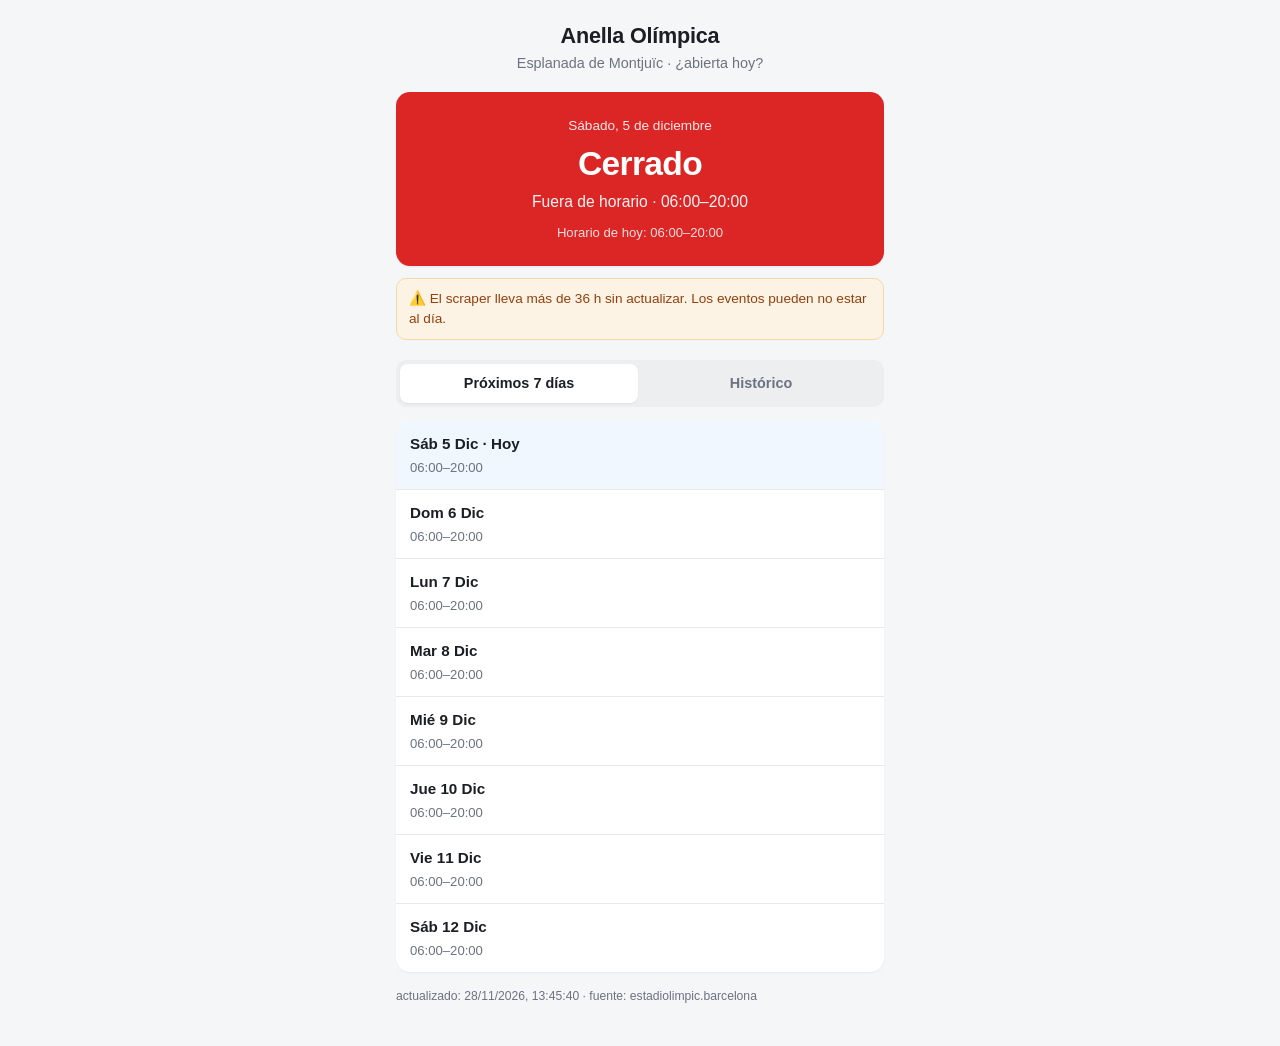
<file: docs/index.html>
<!DOCTYPE html>
<html lang="es">
<head>
  <meta charset="UTF-8" />
  <meta name="viewport" content="width=device-width, initial-scale=1, viewport-fit=cover" />
  <meta name="theme-color" content="#0e7a3b" />
  <title>¿Está abierta la Anella Olímpica?</title>
  <link rel="stylesheet" href="style.css" />
  <link rel="icon" href="data:image/svg+xml,<svg xmlns='http://www.w3.org/2000/svg' viewBox='0 0 100 100'><text y='.9em' font-size='90'>🏟️</text></svg>" />
</head>
<body>
  <main class="contenedor">
    <header class="cabecera">
      <h1>Anella Olímpica</h1>
      <p class="sub">Esplanada de Montjuïc · ¿abierta hoy?</p>
    </header>

    <!-- Vista 1: semáforo de HOY -->
    <section id="semaforo" class="semaforo" aria-live="polite">Cargando…</section>

    <div id="aviso-stale" class="aviso" hidden>
      ⚠️ El scraper lleva más de 36 h sin actualizar. Los eventos pueden no estar al día.
    </div>

    <!-- Navegación -->
    <nav class="tabs" role="tablist">
      <button class="tab activo" data-tab="semana" role="tab">Próximos 7 días</button>
      <button class="tab" data-tab="historico" role="tab">Histórico</button>
    </nav>

    <!-- Vista 2: próximos 7 días -->
    <section id="vista-semana" class="vista"></section>

    <!-- Vista 3: histórico / patrón -->
    <section id="vista-historico" class="vista" hidden></section>

    <footer class="pie">
      <div id="meta-info" class="meta"></div>
      <button id="btn-ajustes" class="link" type="button">⚙ Ajustes</button>
    </footer>

    <!-- Panel de ajustes -->
    <div id="ajustes" class="ajustes" hidden>
      <label>
        Token (PAT) de GitHub
        <input id="in-token" type="password" placeholder="github_pat_… (permiso Contents: read/write)" autocomplete="off" />
      </label>
      <p class="ayuda">Solo hace falta para <strong>marcar</strong> el acceso real. Se guarda únicamente en este dispositivo. <a href="https://github.com/settings/personal-access-tokens" target="_blank" rel="noopener">Crear token →</a></p>
      <div class="ajustes-botones">
        <button id="btn-guardar-ajustes" class="btn-primario" type="button">Guardar</button>
        <button id="btn-cerrar-ajustes" class="link" type="button">Cerrar</button>
      </div>
    </div>
  </main>

  <script src="app.js"></script>
</body>
</html>
</file>
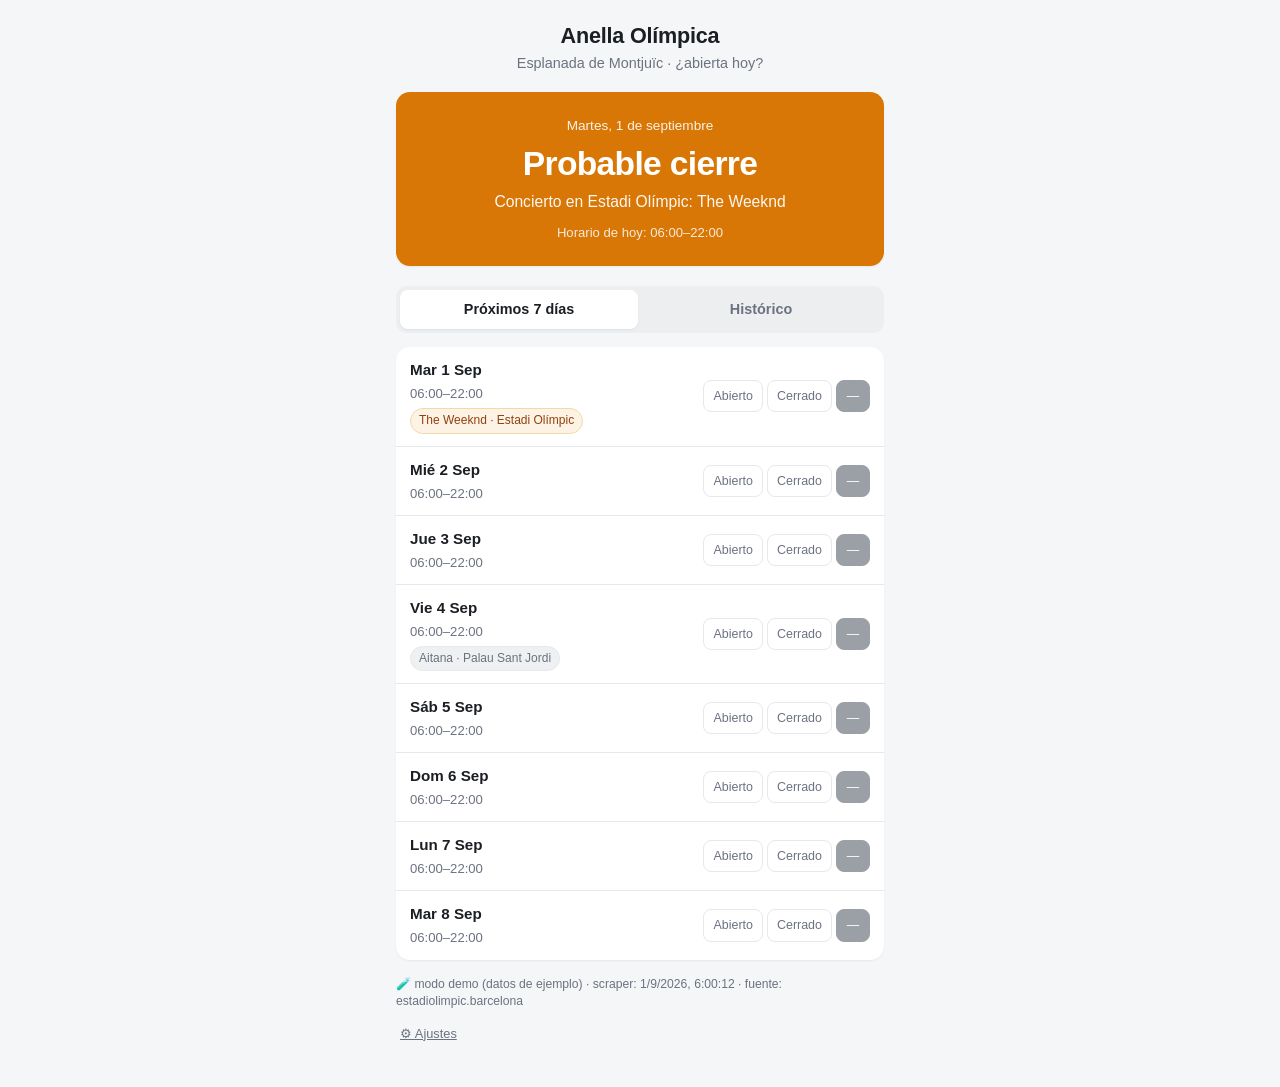
<file: public/index.html>
<!DOCTYPE html>
<html lang="es">
<head>
  <meta charset="UTF-8" />
  <meta name="viewport" content="width=device-width, initial-scale=1, viewport-fit=cover" />
  <meta name="theme-color" content="#0e7a3b" />
  <title>¿Está abierta la Anella Olímpica?</title>
  <link rel="stylesheet" href="style.css" />
  <link rel="icon" href="data:image/svg+xml,<svg xmlns='http://www.w3.org/2000/svg' viewBox='0 0 100 100'><text y='.9em' font-size='90'>🏟️</text></svg>" />
</head>
<body>
  <main class="contenedor">
    <header class="cabecera">
      <h1>Anella Olímpica</h1>
      <p class="sub">Esplanada de Montjuïc · ¿abierta hoy?</p>
    </header>

    <!-- Vista 1: semáforo de HOY -->
    <section id="semaforo" class="semaforo" aria-live="polite">Cargando…</section>

    <div id="aviso-stale" class="aviso" hidden>
      ⚠️ El scraper lleva más de 36 h sin actualizar. Los eventos pueden no estar al día.
    </div>

    <!-- Navegación -->
    <nav class="tabs" role="tablist">
      <button class="tab activo" data-tab="semana" role="tab">Próximos 7 días</button>
      <button class="tab" data-tab="historico" role="tab">Histórico</button>
    </nav>

    <!-- Vista 2: próximos 7 días -->
    <section id="vista-semana" class="vista"></section>

    <!-- Vista 3: histórico / patrón -->
    <section id="vista-historico" class="vista" hidden></section>

    <footer class="pie">
      <div id="meta-info" class="meta"></div>
      <button id="btn-ajustes" class="link" type="button">⚙ Ajustes</button>
    </footer>

    <!-- Panel de ajustes -->
    <div id="ajustes" class="ajustes" hidden>
      <label>
        URL del Worker
        <input id="in-apibase" type="url" placeholder="https://anella-olimpica.tu-subdominio.workers.dev" />
      </label>
      <label>
        Token de acceso
        <input id="in-token" type="password" placeholder="(para marcar el acceso real)" />
      </label>
      <p class="ayuda">Déjalo vacío para usar el modo demo con datos de ejemplo.</p>
      <div class="ajustes-botones">
        <button id="btn-guardar-ajustes" class="btn-primario" type="button">Guardar</button>
        <button id="btn-cerrar-ajustes" class="link" type="button">Cerrar</button>
      </div>
    </div>
  </main>

  <script src="app.js"></script>
</body>
</html>
</file>
<file: docs/style.css>
/* =========================================================================
 * Anella Olímpica — estilos. Minimal, mobile-first, sin librerías.
 * Único uso de color fuerte: los estados (abierto / cerrado / evento).
 * ========================================================================= */

:root {
  --bg: #f5f6f7;
  --card: #ffffff;
  --fg: #1b1e23;
  --muted: #6b7280;
  --linea: #e6e8eb;

  --abierto: #16a34a;
  --abierto-bg: #e9f7ef;
  --cerrado: #dc2626;
  --cerrado-bg: #fdecec;
  --evento: #d97706;
  --evento-bg: #fdf3e5;

  --radio: 14px;
  --sombra: 0 1px 2px rgba(16, 24, 40, 0.06);
  --fuente: -apple-system, BlinkMacSystemFont, "Segoe UI", Roboto, Helvetica, Arial, sans-serif;
}

* { box-sizing: border-box; }

html { -webkit-text-size-adjust: 100%; }

body {
  margin: 0;
  background: var(--bg);
  color: var(--fg);
  font-family: var(--fuente);
  font-size: 16px;
  line-height: 1.45;
  padding: env(safe-area-inset-top) env(safe-area-inset-right) env(safe-area-inset-bottom) env(safe-area-inset-left);
}

.contenedor {
  max-width: 520px;
  margin: 0 auto;
  padding: 20px 16px 40px;
}

/* --- Cabecera --- */
.cabecera { text-align: center; margin-bottom: 18px; }
.cabecera h1 { font-size: 1.35rem; margin: 0; letter-spacing: -0.01em; }
.sub { margin: 2px 0 0; color: var(--muted); font-size: 0.9rem; }

/* --- Semáforo --- */
.semaforo {
  border-radius: var(--radio);
  padding: 24px 20px;
  color: #fff;
  text-align: center;
  box-shadow: var(--sombra);
  background: #9aa0a6;
}
.semaforo.estado-abierto { background: var(--abierto); }
.semaforo.estado-cerrado { background: var(--cerrado); }
.semaforo.estado-evento { background: var(--evento); }

.sem-fecha { font-size: 0.85rem; opacity: 0.9; }
.sem-estado { font-size: 2.1rem; font-weight: 700; margin: 4px 0 2px; letter-spacing: -0.02em; }
.sem-motivo { font-size: 0.98rem; opacity: 0.95; }
.sem-horario { font-size: 0.82rem; opacity: 0.85; margin-top: 10px; }
.sem-nota {
  font-size: 0.8rem;
  margin-top: 10px;
  background: rgba(255, 255, 255, 0.18);
  padding: 6px 10px;
  border-radius: 8px;
  display: inline-block;
}

/* --- Aviso scraper caído --- */
.aviso {
  margin-top: 12px;
  background: var(--evento-bg);
  color: #92400e;
  border: 1px solid #f3d8a8;
  padding: 10px 12px;
  border-radius: 10px;
  font-size: 0.85rem;
}

/* --- Pestañas --- */
.tabs {
  display: flex;
  gap: 4px;
  background: #eceef0;
  border-radius: 11px;
  padding: 4px;
  margin: 20px 0 14px;
}
.tab {
  flex: 1;
  border: 0;
  background: transparent;
  color: var(--muted);
  font: inherit;
  font-size: 0.9rem;
  font-weight: 600;
  padding: 9px 8px;
  border-radius: 8px;
  cursor: pointer;
}
.tab.activo { background: var(--card); color: var(--fg); box-shadow: var(--sombra); }

/* --- Lista de días (7 días) --- */
.vista { background: var(--card); border-radius: var(--radio); box-shadow: var(--sombra); overflow: hidden; }

.dia-row {
  display: flex;
  align-items: center;
  justify-content: space-between;
  gap: 12px;
  padding: 12px 14px;
  border-bottom: 1px solid var(--linea);
}
.dia-row:last-child { border-bottom: 0; }
.dia-row.es-hoy { background: #f0f7ff; }

.dia-info { min-width: 0; display: flex; flex-direction: column; gap: 3px; }
.dia-fecha { font-weight: 600; font-size: 0.95rem; text-transform: capitalize; }
.dia-horario { color: var(--muted); font-size: 0.82rem; }

/* --- Chips de evento --- */
.chip {
  display: inline-block;
  max-width: 100%;
  font-size: 0.75rem;
  padding: 3px 8px;
  border-radius: 999px;
  margin-top: 2px;
  white-space: nowrap;
  overflow: hidden;
  text-overflow: ellipsis;
}
.chip-afecta { background: var(--evento-bg); color: #92400e; border: 1px solid #f3d8a8; }
.chip-cubierto { background: #eef0f2; color: var(--muted); border: 1px solid var(--linea); }

/* --- Control de marcado de acceso --- */
.acceso-control { display: flex; gap: 4px; flex-shrink: 0; }
.btn-acceso {
  border: 1px solid var(--linea);
  background: var(--card);
  color: var(--muted);
  font: inherit;
  font-size: 0.78rem;
  padding: 6px 9px;
  border-radius: 8px;
  cursor: pointer;
  min-width: 34px;
}
.btn-acceso:active { transform: scale(0.96); }
.btn-acceso.activo.btn-abierto { background: var(--abierto); color: #fff; border-color: var(--abierto); }
.btn-acceso.activo.btn-cerrado { background: var(--cerrado); color: #fff; border-color: var(--cerrado); }
.btn-acceso.activo.btn-vacio { background: #9aa0a6; color: #fff; border-color: #9aa0a6; }

/* --- Histórico --- */
.hist-row {
  display: grid;
  grid-template-columns: 84px 1fr auto;
  gap: 10px;
  align-items: center;
  padding: 11px 14px;
  border-bottom: 1px solid var(--linea);
  font-size: 0.9rem;
}
.hist-row:last-child { border-bottom: 0; }
.hist-cabecera {
  font-size: 0.72rem;
  text-transform: uppercase;
  letter-spacing: 0.04em;
  color: var(--muted);
  font-weight: 700;
  background: #fafbfc;
}
.hist-dia { font-weight: 600; text-transform: capitalize; }
.hist-evento { min-width: 0; }
.hist-acceso { text-align: right; }

.fila-cerrada { background: var(--cerrado-bg); }
.fila-evento { box-shadow: inset 3px 0 0 var(--evento); }

.tenue { color: #b6bbc2; }

.ac-chip { font-size: 0.78rem; padding: 3px 9px; border-radius: 999px; font-weight: 600; white-space: nowrap; }
.ac-abierto { background: var(--abierto-bg); color: #166534; }
.ac-cerrado { background: var(--cerrado-bg); color: #991b1b; }
.ac-vacio { background: #eef0f2; color: var(--muted); }

.vacio { padding: 22px 16px; color: var(--muted); text-align: center; font-size: 0.9rem; }

/* --- Pie / ajustes --- */
.pie {
  margin-top: 16px;
  display: flex;
  align-items: center;
  justify-content: space-between;
  gap: 10px;
  flex-wrap: wrap;
}
.meta { color: var(--muted); font-size: 0.76rem; }
.link {
  border: 0;
  background: none;
  color: var(--muted);
  font: inherit;
  font-size: 0.8rem;
  cursor: pointer;
  text-decoration: underline;
  padding: 4px;
}

.ajustes {
  margin-top: 12px;
  background: var(--card);
  border: 1px solid var(--linea);
  border-radius: var(--radio);
  padding: 16px;
  box-shadow: var(--sombra);
}
.ajustes label { display: block; font-size: 0.82rem; color: var(--muted); margin-bottom: 12px; }
.ajustes input {
  display: block;
  width: 100%;
  margin-top: 5px;
  padding: 10px 12px;
  border: 1px solid var(--linea);
  border-radius: 9px;
  font: inherit;
  font-size: 0.9rem;
  background: #fff;
  color: var(--fg);
}
.ayuda { font-size: 0.78rem; color: var(--muted); margin: 0 0 12px; }
.ajustes-botones { display: flex; align-items: center; gap: 12px; }
.btn-primario {
  border: 0;
  background: var(--fg);
  color: #fff;
  font: inherit;
  font-weight: 600;
  font-size: 0.9rem;
  padding: 10px 18px;
  border-radius: 9px;
  cursor: pointer;
}

@media (prefers-color-scheme: dark) {
  :root {
    --bg: #15171a;
    --card: #1e2125;
    --fg: #e9eaec;
    --muted: #9aa0a6;
    --linea: #2c2f34;
    --abierto-bg: #15291d;
    --cerrado-bg: #2b1717;
    --evento-bg: #2a2113;
  }
  .tabs { background: #26292e; }
  .dia-row.es-hoy { background: #1b2530; }
  .hist-cabecera { background: #202327; }
  .chip-cubierto { background: #26292e; }
}
</file>
<file: public/style.css>
/* =========================================================================
 * Anella Olímpica — estilos. Minimal, mobile-first, sin librerías.
 * Único uso de color fuerte: los estados (abierto / cerrado / evento).
 * ========================================================================= */

:root {
  --bg: #f5f6f7;
  --card: #ffffff;
  --fg: #1b1e23;
  --muted: #6b7280;
  --linea: #e6e8eb;

  --abierto: #16a34a;
  --abierto-bg: #e9f7ef;
  --cerrado: #dc2626;
  --cerrado-bg: #fdecec;
  --evento: #d97706;
  --evento-bg: #fdf3e5;

  --radio: 14px;
  --sombra: 0 1px 2px rgba(16, 24, 40, 0.06);
  --fuente: -apple-system, BlinkMacSystemFont, "Segoe UI", Roboto, Helvetica, Arial, sans-serif;
}

* { box-sizing: border-box; }

html { -webkit-text-size-adjust: 100%; }

body {
  margin: 0;
  background: var(--bg);
  color: var(--fg);
  font-family: var(--fuente);
  font-size: 16px;
  line-height: 1.45;
  padding: env(safe-area-inset-top) env(safe-area-inset-right) env(safe-area-inset-bottom) env(safe-area-inset-left);
}

.contenedor {
  max-width: 520px;
  margin: 0 auto;
  padding: 20px 16px 40px;
}

/* --- Cabecera --- */
.cabecera { text-align: center; margin-bottom: 18px; }
.cabecera h1 { font-size: 1.35rem; margin: 0; letter-spacing: -0.01em; }
.sub { margin: 2px 0 0; color: var(--muted); font-size: 0.9rem; }

/* --- Semáforo --- */
.semaforo {
  border-radius: var(--radio);
  padding: 24px 20px;
  color: #fff;
  text-align: center;
  box-shadow: var(--sombra);
  background: #9aa0a6;
}
.semaforo.estado-abierto { background: var(--abierto); }
.semaforo.estado-cerrado { background: var(--cerrado); }
.semaforo.estado-evento { background: var(--evento); }

.sem-fecha { font-size: 0.85rem; opacity: 0.9; }
.sem-estado { font-size: 2.1rem; font-weight: 700; margin: 4px 0 2px; letter-spacing: -0.02em; }
.sem-motivo { font-size: 0.98rem; opacity: 0.95; }
.sem-horario { font-size: 0.82rem; opacity: 0.85; margin-top: 10px; }
.sem-nota {
  font-size: 0.8rem;
  margin-top: 10px;
  background: rgba(255, 255, 255, 0.18);
  padding: 6px 10px;
  border-radius: 8px;
  display: inline-block;
}

/* --- Aviso scraper caído --- */
.aviso {
  margin-top: 12px;
  background: var(--evento-bg);
  color: #92400e;
  border: 1px solid #f3d8a8;
  padding: 10px 12px;
  border-radius: 10px;
  font-size: 0.85rem;
}

/* --- Pestañas --- */
.tabs {
  display: flex;
  gap: 4px;
  background: #eceef0;
  border-radius: 11px;
  padding: 4px;
  margin: 20px 0 14px;
}
.tab {
  flex: 1;
  border: 0;
  background: transparent;
  color: var(--muted);
  font: inherit;
  font-size: 0.9rem;
  font-weight: 600;
  padding: 9px 8px;
  border-radius: 8px;
  cursor: pointer;
}
.tab.activo { background: var(--card); color: var(--fg); box-shadow: var(--sombra); }

/* --- Lista de días (7 días) --- */
.vista { background: var(--card); border-radius: var(--radio); box-shadow: var(--sombra); overflow: hidden; }

.dia-row {
  display: flex;
  align-items: center;
  justify-content: space-between;
  gap: 12px;
  padding: 12px 14px;
  border-bottom: 1px solid var(--linea);
}
.dia-row:last-child { border-bottom: 0; }
.dia-row.es-hoy { background: #f0f7ff; }

.dia-info { min-width: 0; display: flex; flex-direction: column; gap: 3px; }
.dia-fecha { font-weight: 600; font-size: 0.95rem; text-transform: capitalize; }
.dia-horario { color: var(--muted); font-size: 0.82rem; }

/* --- Chips de evento --- */
.chip {
  display: inline-block;
  max-width: 100%;
  font-size: 0.75rem;
  padding: 3px 8px;
  border-radius: 999px;
  margin-top: 2px;
  white-space: nowrap;
  overflow: hidden;
  text-overflow: ellipsis;
}
.chip-afecta { background: var(--evento-bg); color: #92400e; border: 1px solid #f3d8a8; }
.chip-cubierto { background: #eef0f2; color: var(--muted); border: 1px solid var(--linea); }

/* --- Control de marcado de acceso --- */
.acceso-control { display: flex; gap: 4px; flex-shrink: 0; }
.btn-acceso {
  border: 1px solid var(--linea);
  background: var(--card);
  color: var(--muted);
  font: inherit;
  font-size: 0.78rem;
  padding: 6px 9px;
  border-radius: 8px;
  cursor: pointer;
  min-width: 34px;
}
.btn-acceso:active { transform: scale(0.96); }
.btn-acceso.activo.btn-abierto { background: var(--abierto); color: #fff; border-color: var(--abierto); }
.btn-acceso.activo.btn-cerrado { background: var(--cerrado); color: #fff; border-color: var(--cerrado); }
.btn-acceso.activo.btn-vacio { background: #9aa0a6; color: #fff; border-color: #9aa0a6; }

/* --- Histórico --- */
.hist-row {
  display: grid;
  grid-template-columns: 84px 1fr auto;
  gap: 10px;
  align-items: center;
  padding: 11px 14px;
  border-bottom: 1px solid var(--linea);
  font-size: 0.9rem;
}
.hist-row:last-child { border-bottom: 0; }
.hist-cabecera {
  font-size: 0.72rem;
  text-transform: uppercase;
  letter-spacing: 0.04em;
  color: var(--muted);
  font-weight: 700;
  background: #fafbfc;
}
.hist-dia { font-weight: 600; text-transform: capitalize; }
.hist-evento { min-width: 0; }
.hist-acceso { text-align: right; }

.fila-cerrada { background: var(--cerrado-bg); }
.fila-evento { box-shadow: inset 3px 0 0 var(--evento); }

.tenue { color: #b6bbc2; }

.ac-chip { font-size: 0.78rem; padding: 3px 9px; border-radius: 999px; font-weight: 600; white-space: nowrap; }
.ac-abierto { background: var(--abierto-bg); color: #166534; }
.ac-cerrado { background: var(--cerrado-bg); color: #991b1b; }
.ac-vacio { background: #eef0f2; color: var(--muted); }

.vacio { padding: 22px 16px; color: var(--muted); text-align: center; font-size: 0.9rem; }

/* --- Pie / ajustes --- */
.pie {
  margin-top: 16px;
  display: flex;
  align-items: center;
  justify-content: space-between;
  gap: 10px;
  flex-wrap: wrap;
}
.meta { color: var(--muted); font-size: 0.76rem; }
.link {
  border: 0;
  background: none;
  color: var(--muted);
  font: inherit;
  font-size: 0.8rem;
  cursor: pointer;
  text-decoration: underline;
  padding: 4px;
}

.ajustes {
  margin-top: 12px;
  background: var(--card);
  border: 1px solid var(--linea);
  border-radius: var(--radio);
  padding: 16px;
  box-shadow: var(--sombra);
}
.ajustes label { display: block; font-size: 0.82rem; color: var(--muted); margin-bottom: 12px; }
.ajustes input {
  display: block;
  width: 100%;
  margin-top: 5px;
  padding: 10px 12px;
  border: 1px solid var(--linea);
  border-radius: 9px;
  font: inherit;
  font-size: 0.9rem;
  background: #fff;
  color: var(--fg);
}
.ayuda { font-size: 0.78rem; color: var(--muted); margin: 0 0 12px; }
.ajustes-botones { display: flex; align-items: center; gap: 12px; }
.btn-primario {
  border: 0;
  background: var(--fg);
  color: #fff;
  font: inherit;
  font-weight: 600;
  font-size: 0.9rem;
  padding: 10px 18px;
  border-radius: 9px;
  cursor: pointer;
}

@media (prefers-color-scheme: dark) {
  :root {
    --bg: #15171a;
    --card: #1e2125;
    --fg: #e9eaec;
    --muted: #9aa0a6;
    --linea: #2c2f34;
    --abierto-bg: #15291d;
    --cerrado-bg: #2b1717;
    --evento-bg: #2a2113;
  }
  .tabs { background: #26292e; }
  .dia-row.es-hoy { background: #1b2530; }
  .hist-cabecera { background: #202327; }
  .chip-cubierto { background: #26292e; }
}
</file>
